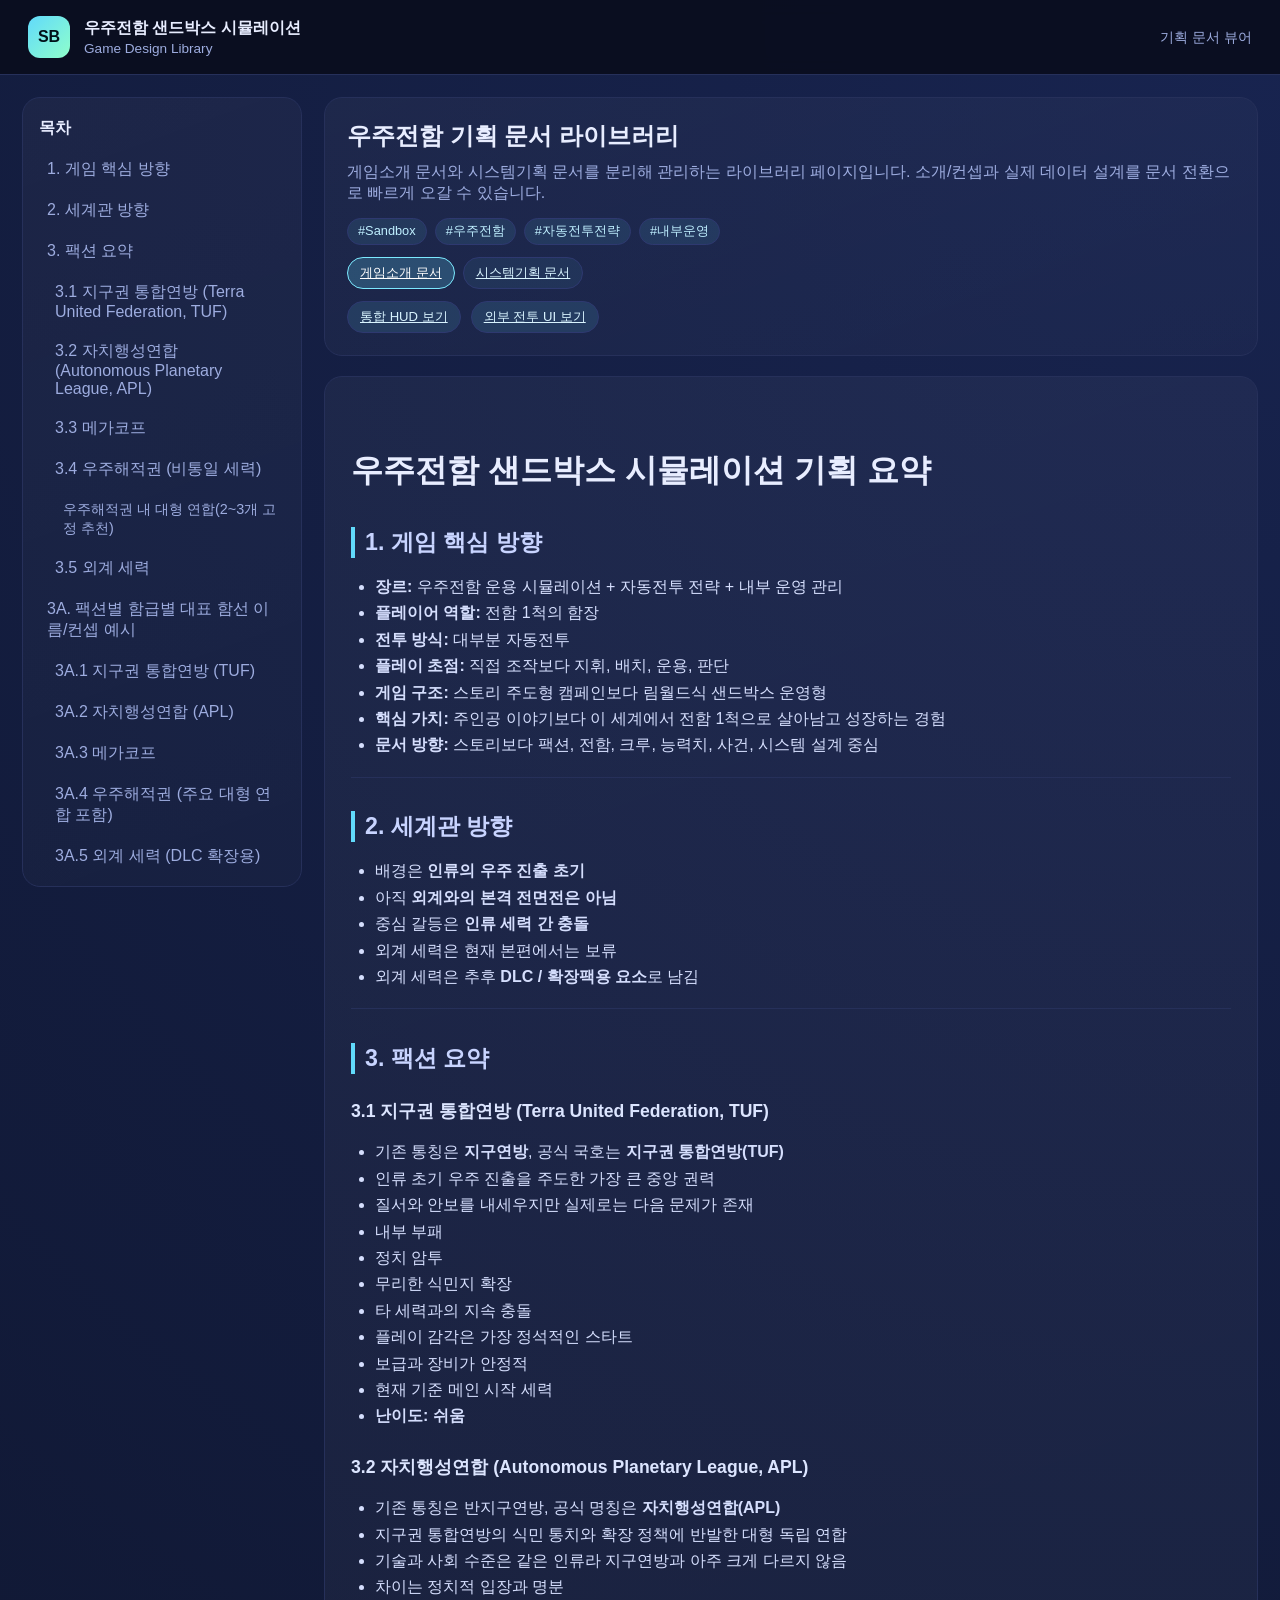
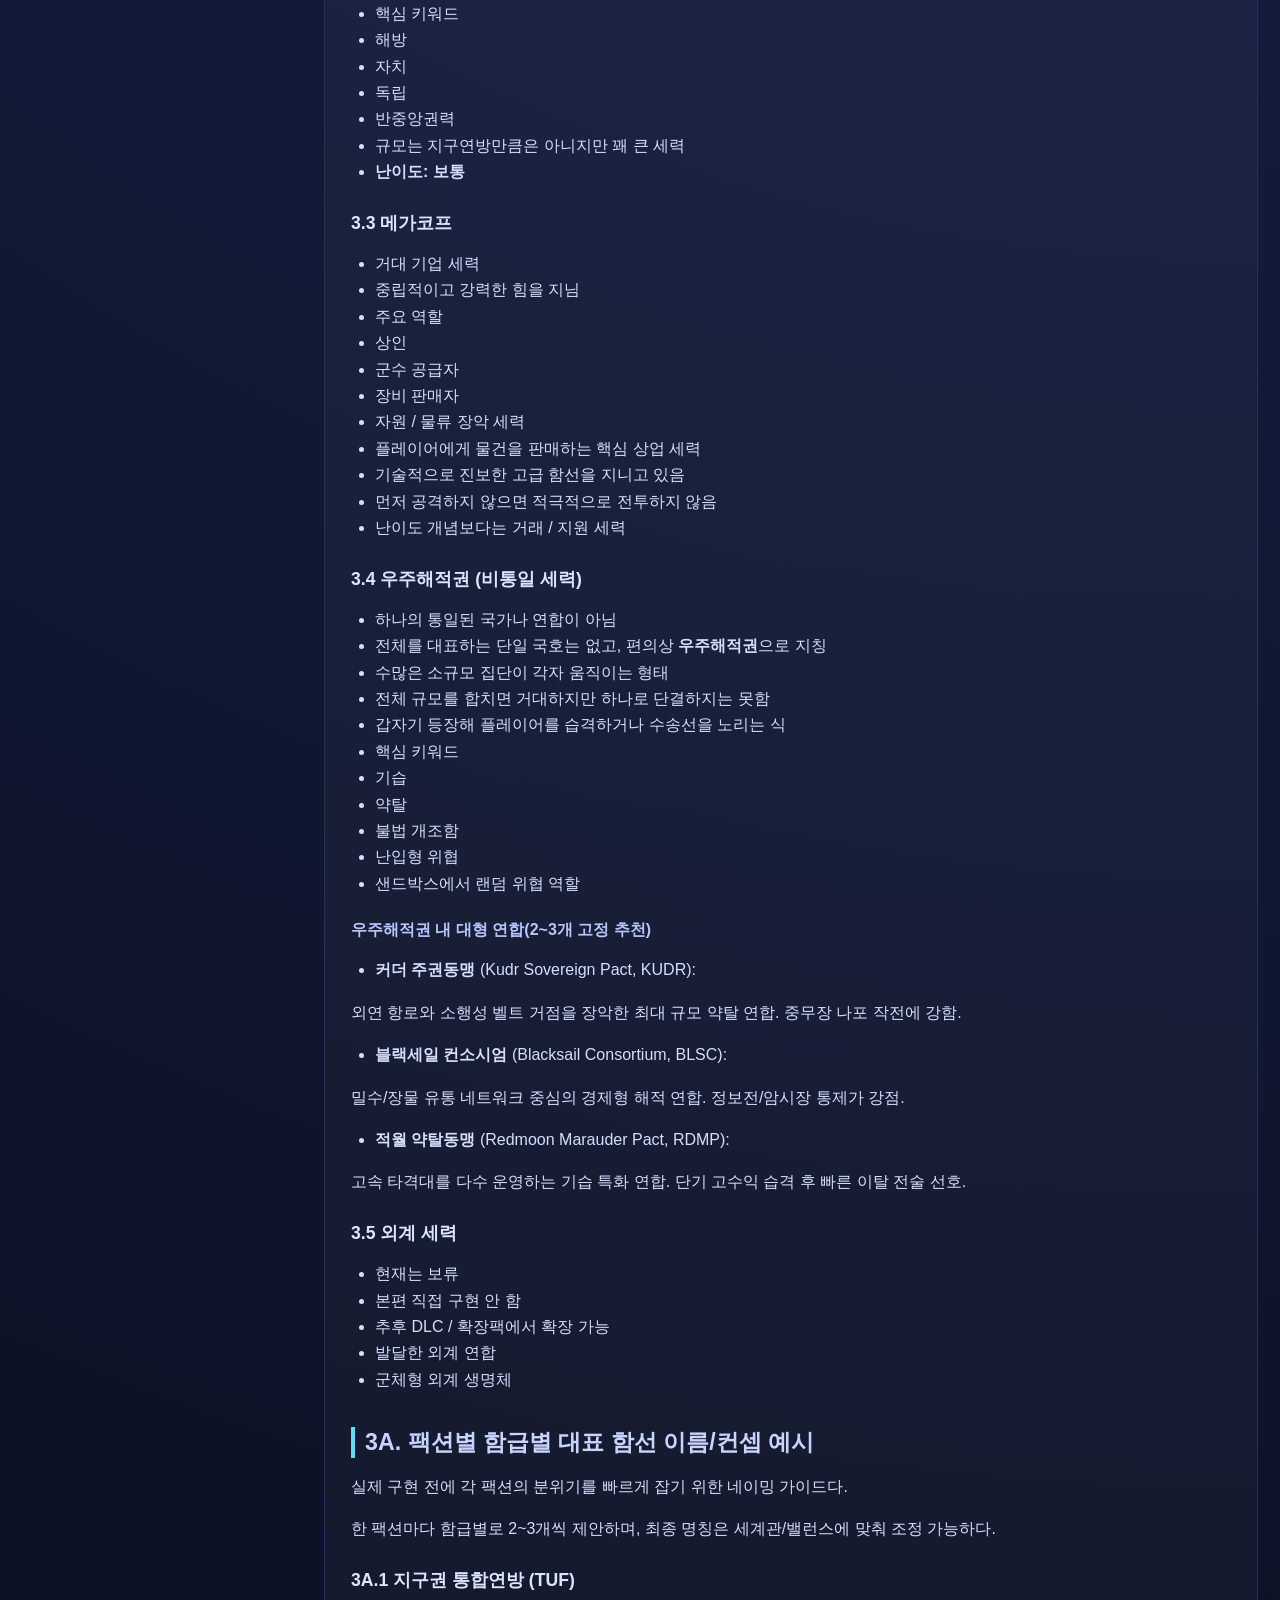
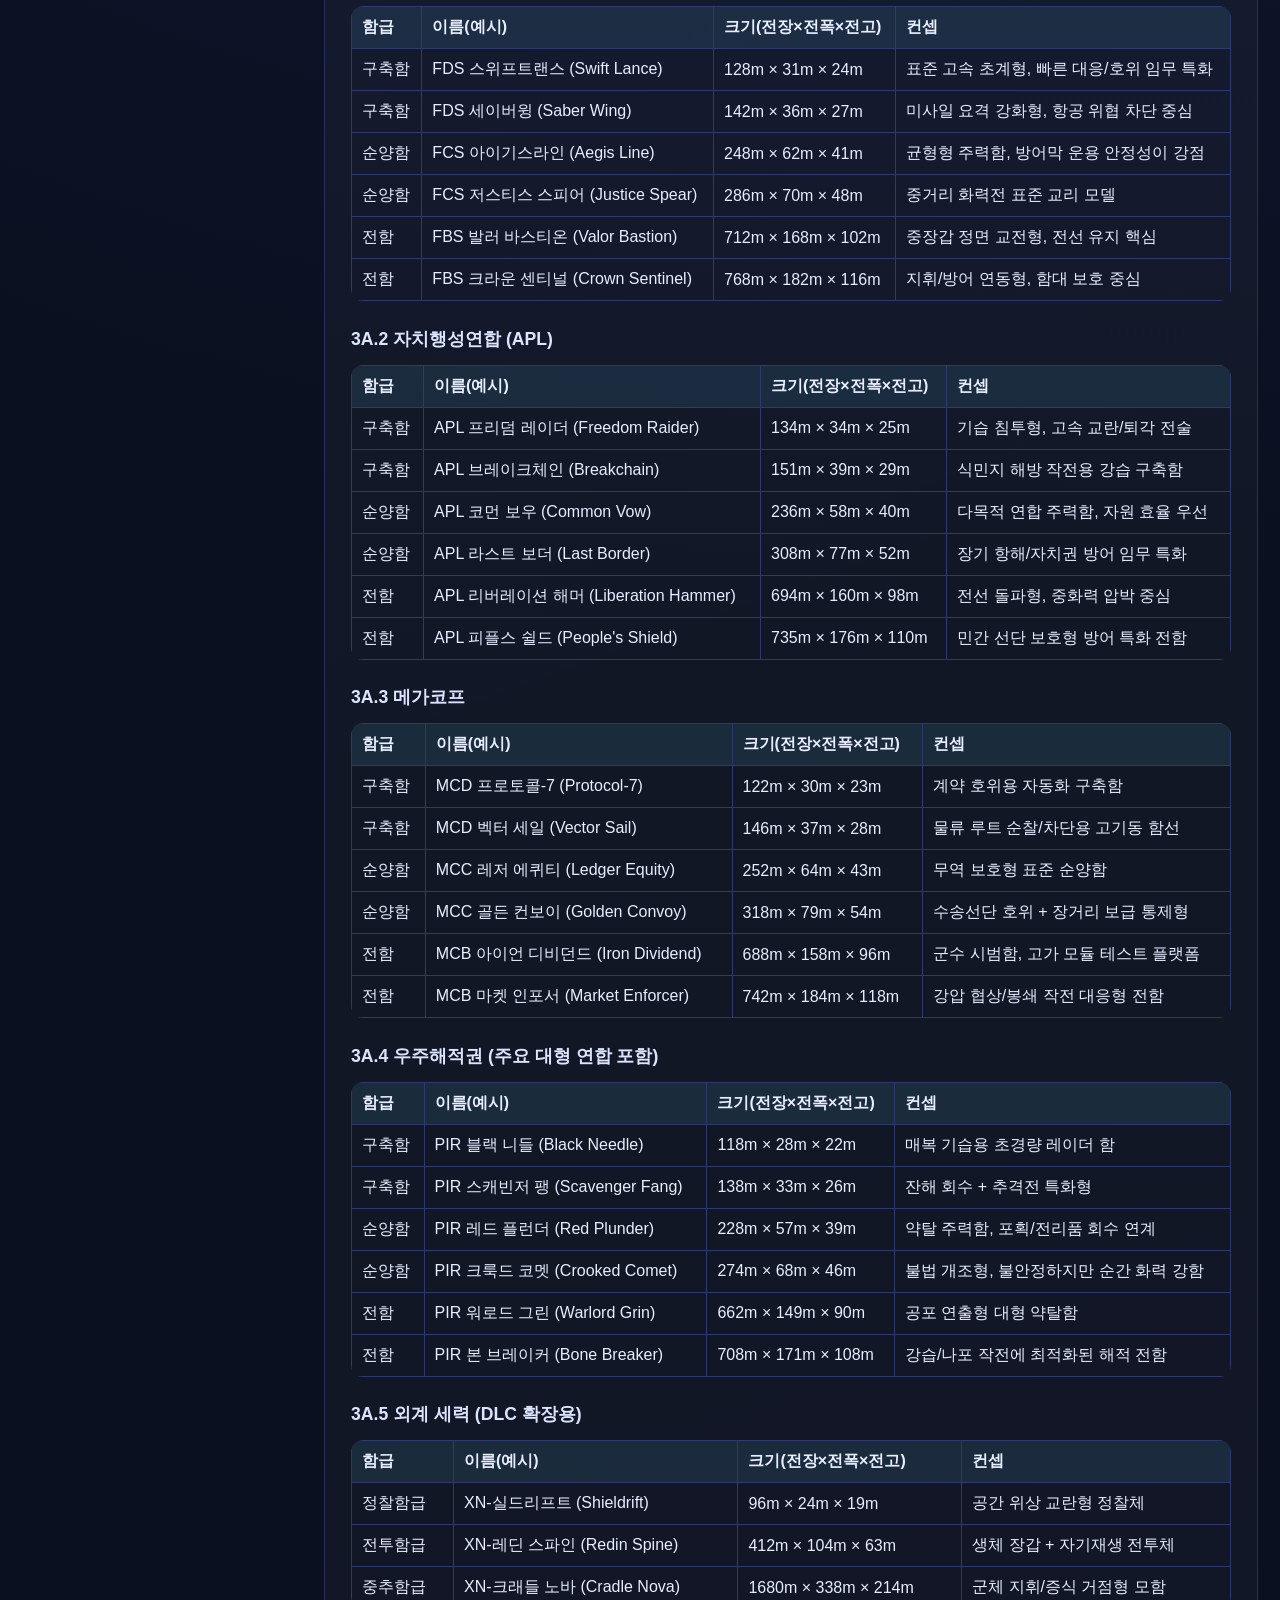
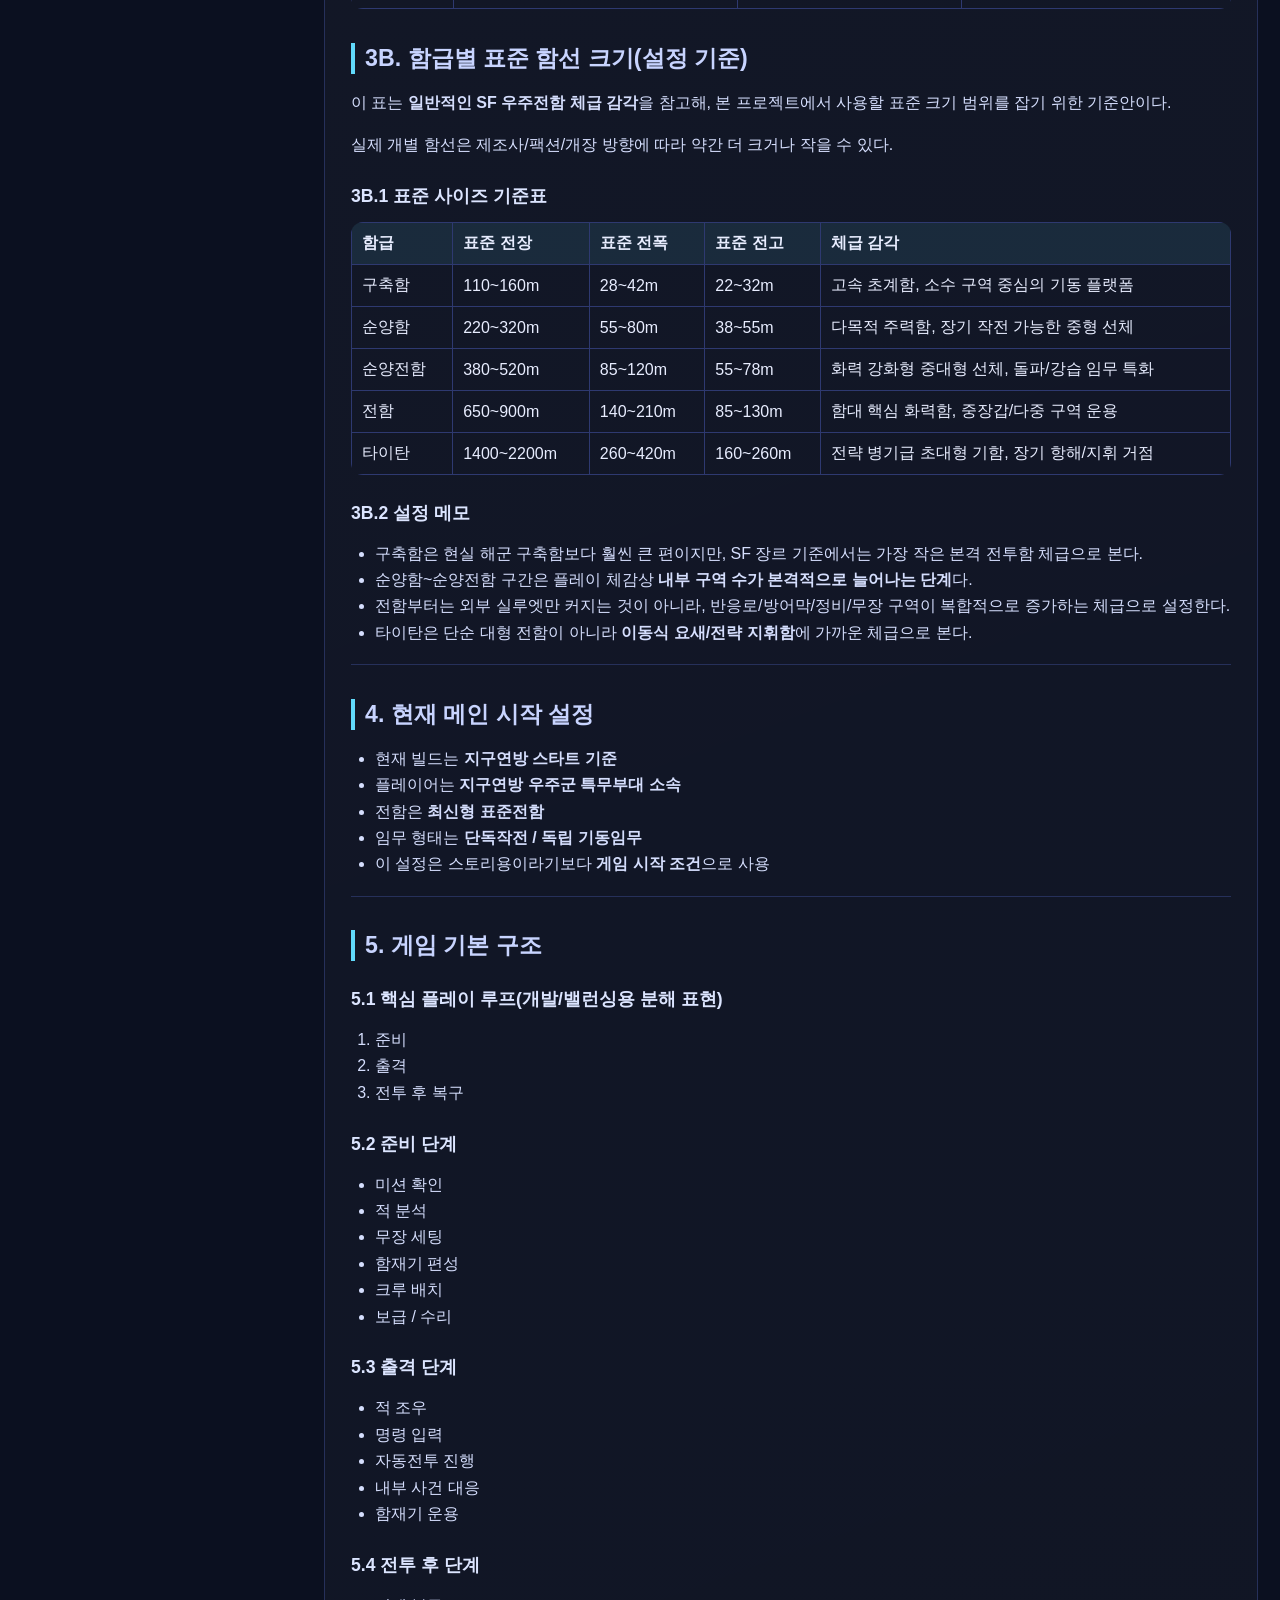
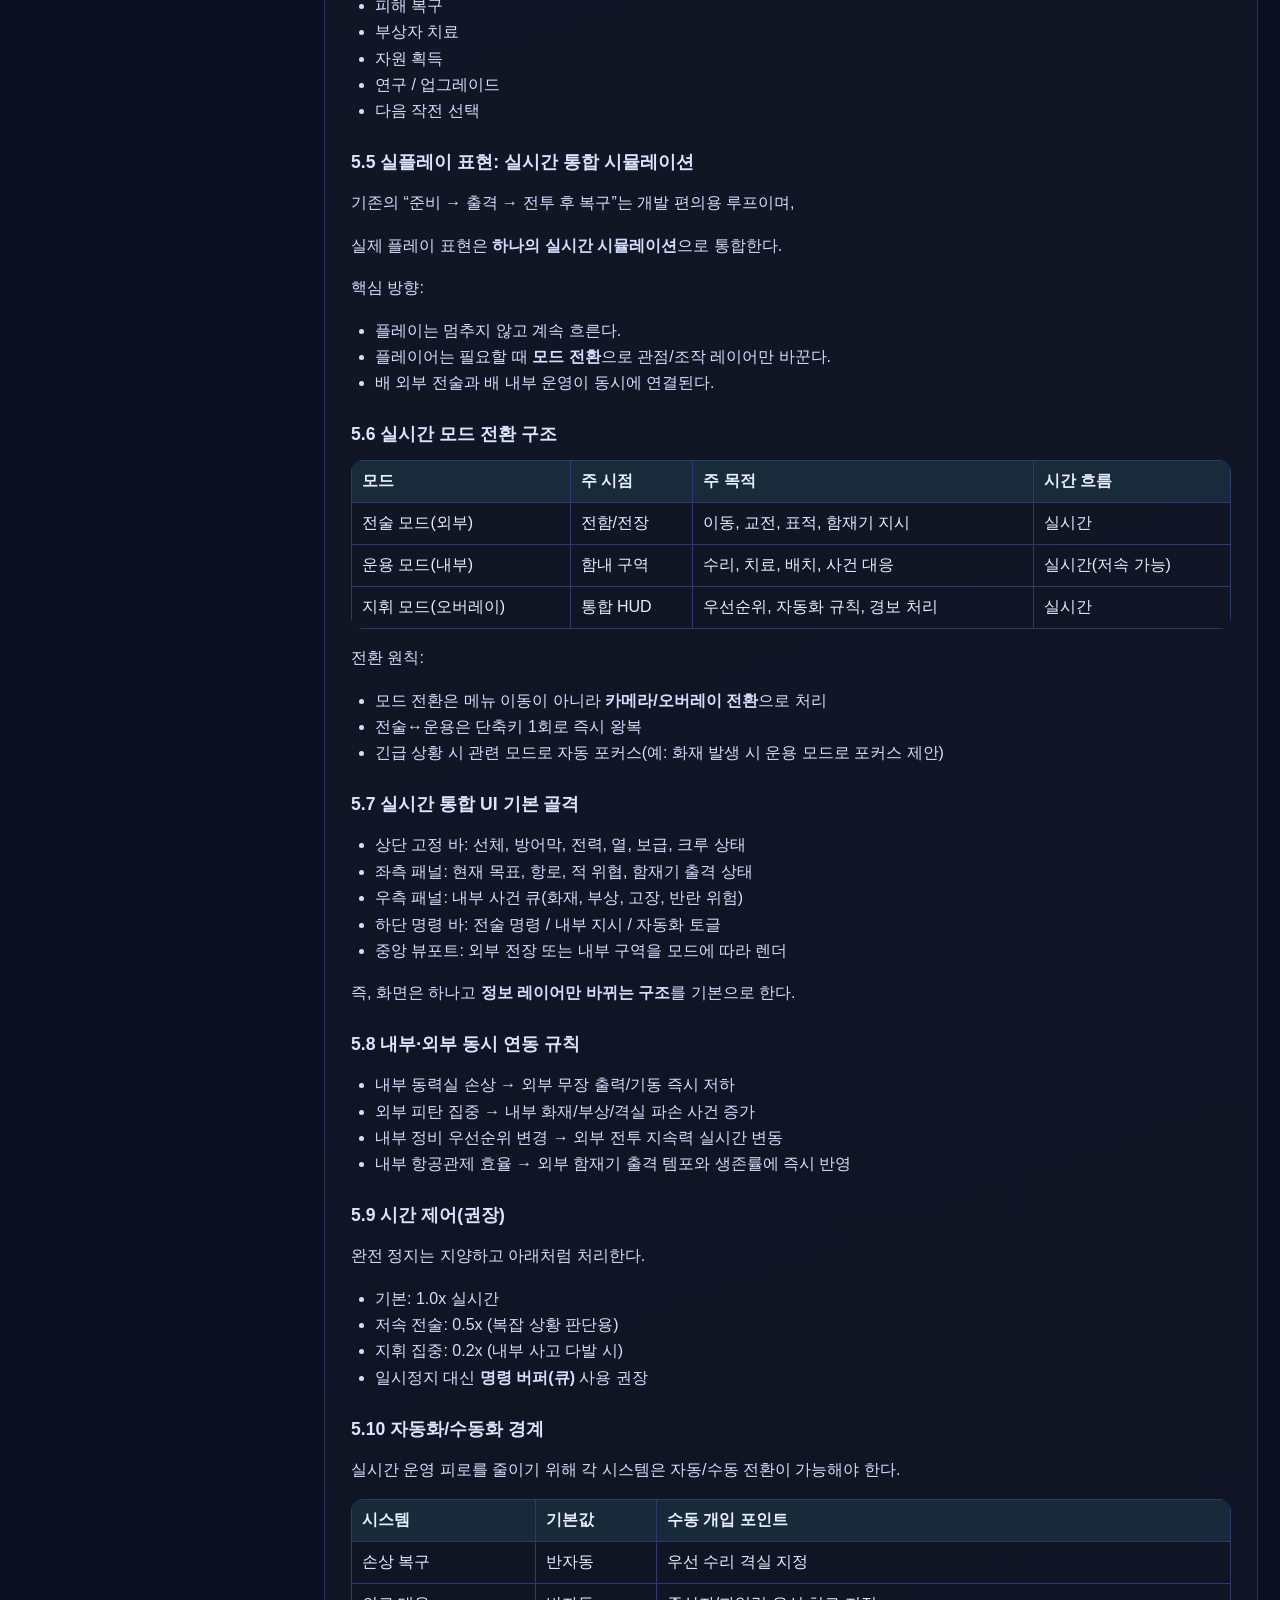
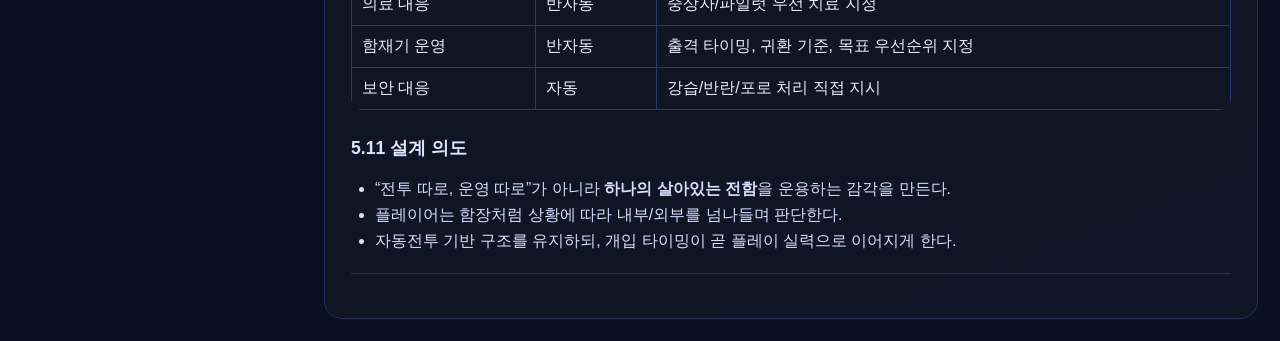
<file: index.html>
<!DOCTYPE html>
<html lang="ko">
  <head>
    <meta charset="UTF-8" />
    <meta name="viewport" content="width=device-width, initial-scale=1.0" />
    <title>우주전함 샌드박스 시뮬레이션 - 기획서 라이브러리</title>
    <link rel="stylesheet" href="styles.css" />
  </head>
  <body>
    <header class="topbar">
      <div class="brand">
        <span class="brand-badge">SB</span>
        <div>
          <strong>우주전함 샌드박스 시뮬레이션</strong>
          <p>Game Design Library</p>
        </div>
      </div>
      <div class="meta">
        <span>기획 문서 뷰어</span>
      </div>
    </header>

    <main class="layout">
      <aside class="sidebar">
        <h2>목차</h2>
        <nav id="toc"></nav>
      </aside>

      <section class="content-wrap">
        <div class="hero-card">
          <h1>우주전함 기획 문서 라이브러리</h1>
          <p>
            게임소개 문서와 시스템기획 문서를 분리해 관리하는 라이브러리 페이지입니다.
            소개/컨셉과 실제 데이터 설계를 문서 전환으로 빠르게 오갈 수 있습니다.
          </p>
          <div class="hero-tags">
            <span>#Sandbox</span>
            <span>#우주전함</span>
            <span>#자동전투전략</span>
            <span>#내부운영</span>
          </div>
          <div class="doc-switch" id="docSwitch">
            <a data-doc="intro" href="?doc=intro">게임소개 문서</a>
            <a data-doc="system" href="?doc=system">시스템기획 문서</a>
          </div>
          <div class="quick-pages">
            <a href="game_hud.html" target="_blank" rel="noopener">통합 HUD 보기</a>
            <a href="전함_외부.html" target="_blank" rel="noopener">외부 전투 UI 보기</a>
          </div>
        </div>
        <article id="doc" class="document"></article>
      </section>
    </main>

    <script>
      const docMap = {
        intro: '게임소개_기획.md',
        system: '시스템기획_데이터.md'
      };
      const selectedDoc = new URLSearchParams(window.location.search).get('doc') === 'system' ? 'system' : 'intro';
      const markdownPath = `${encodeURI(docMap[selectedDoc])}?v=${Date.now()}`;

      const inline = (text) =>
        text
          .replace(/\*\*(.*?)\*\*/g, '<strong>$1</strong>')
          .replace(/`([^`]+)`/g, '<code>$1</code>');

      const slugify = (text) =>
        text
          .toLowerCase()
          .trim()
          .replace(/[^a-z0-9가-힣\s-]/g, '')
          .replace(/\s+/g, '-')
          .replace(/-+/g, '-');

      function parseMarkdown(md) {
        const lines = md.split('\n');
        let html = '';
        let inUl = false;
        let inOl = false;
        let inTable = false;

        const closeLists = () => {
          if (inUl) {
            html += '</ul>';
            inUl = false;
          }
          if (inOl) {
            html += '</ol>';
            inOl = false;
          }
        };

        const closeTable = () => {
          if (inTable) {
            html += '</tbody></table>';
            inTable = false;
          }
        };

        for (let i = 0; i < lines.length; i++) {
          const line = lines[i];

          if (!line.trim()) {
            closeLists();
            closeTable();
            continue;
          }

          const heading = line.match(/^(#{1,6})\s+(.+)$/);
          if (heading) {
            closeLists();
            closeTable();
            const level = heading[1].length;
            const text = heading[2].trim();
            const id = slugify(text);
            html += `<h${level} id="${id}">${inline(text)}</h${level}>`;
            continue;
          }

          if (/^---+$/.test(line.trim())) {
            closeLists();
            closeTable();
            html += '<hr />';
            continue;
          }

          if (/^\|.+\|$/.test(line.trim())) {
            closeLists();
            const cells = line
              .trim()
              .slice(1, -1)
              .split('|')
              .map((c) => c.trim());

            const isSeparator = cells.every((c) => /^:?-{2,}:?$/.test(c));
            if (isSeparator) continue;

            if (!inTable) {
              html += '<table><tbody>';
              inTable = true;
            }

            const isHeader = i > 0 && /^\|\s*[-:| ]+\|$/.test(lines[i + 1] || '');
            html += `<tr>${cells
              .map((cell) => (isHeader ? `<th>${inline(cell)}</th>` : `<td>${inline(cell)}</td>`))
              .join('')}</tr>`;
            continue;
          }

          const ulMatch = line.match(/^\s*[-*]\s+(.+)$/);
          if (ulMatch) {
            closeTable();
            if (inOl) {
              html += '</ol>';
              inOl = false;
            }
            if (!inUl) {
              html += '<ul>';
              inUl = true;
            }
            html += `<li>${inline(ulMatch[1])}</li>`;
            continue;
          }

          const olMatch = line.match(/^\s*\d+\.\s+(.+)$/);
          if (olMatch) {
            closeTable();
            if (inUl) {
              html += '</ul>';
              inUl = false;
            }
            if (!inOl) {
              html += '<ol>';
              inOl = true;
            }
            html += `<li>${inline(olMatch[1])}</li>`;
            continue;
          }

          closeLists();
          closeTable();
          html += `<p>${inline(line.trim())}</p>`;
        }

        closeLists();
        closeTable();
        return html;
      }

      function buildToc(container) {
        const tocEl = document.getElementById('toc');
        const headings = container.querySelectorAll('h2, h3, h4');
        const frag = document.createDocumentFragment();

        headings.forEach((h) => {
          const a = document.createElement('a');
          a.href = `#${h.id}`;
          a.textContent = h.textContent;
          a.className = `toc-level-${h.tagName.toLowerCase()}`;
          frag.appendChild(a);
        });

        tocEl.innerHTML = '';
        tocEl.appendChild(frag);
      }

      const switchEl = document.getElementById('docSwitch');
      if (switchEl) {
        switchEl.querySelectorAll('a').forEach((a) => {
          if (a.dataset.doc === selectedDoc) a.classList.add('active');
        });
      }

      fetch(markdownPath, { cache: 'no-store' })
        .then((res) => res.text())
        .then((md) => {
          const doc = document.getElementById('doc');
          doc.innerHTML = parseMarkdown(md);
          buildToc(doc);
        })
        .catch(() => {
          document.getElementById('doc').innerHTML =
            '<p class="error">문서를 불러오지 못했습니다. 새로고침(Ctrl+F5) 또는 로컬 서버 실행 상태를 확인해주세요.</p>';
        });
    </script>
  </body>
</html>
</file>
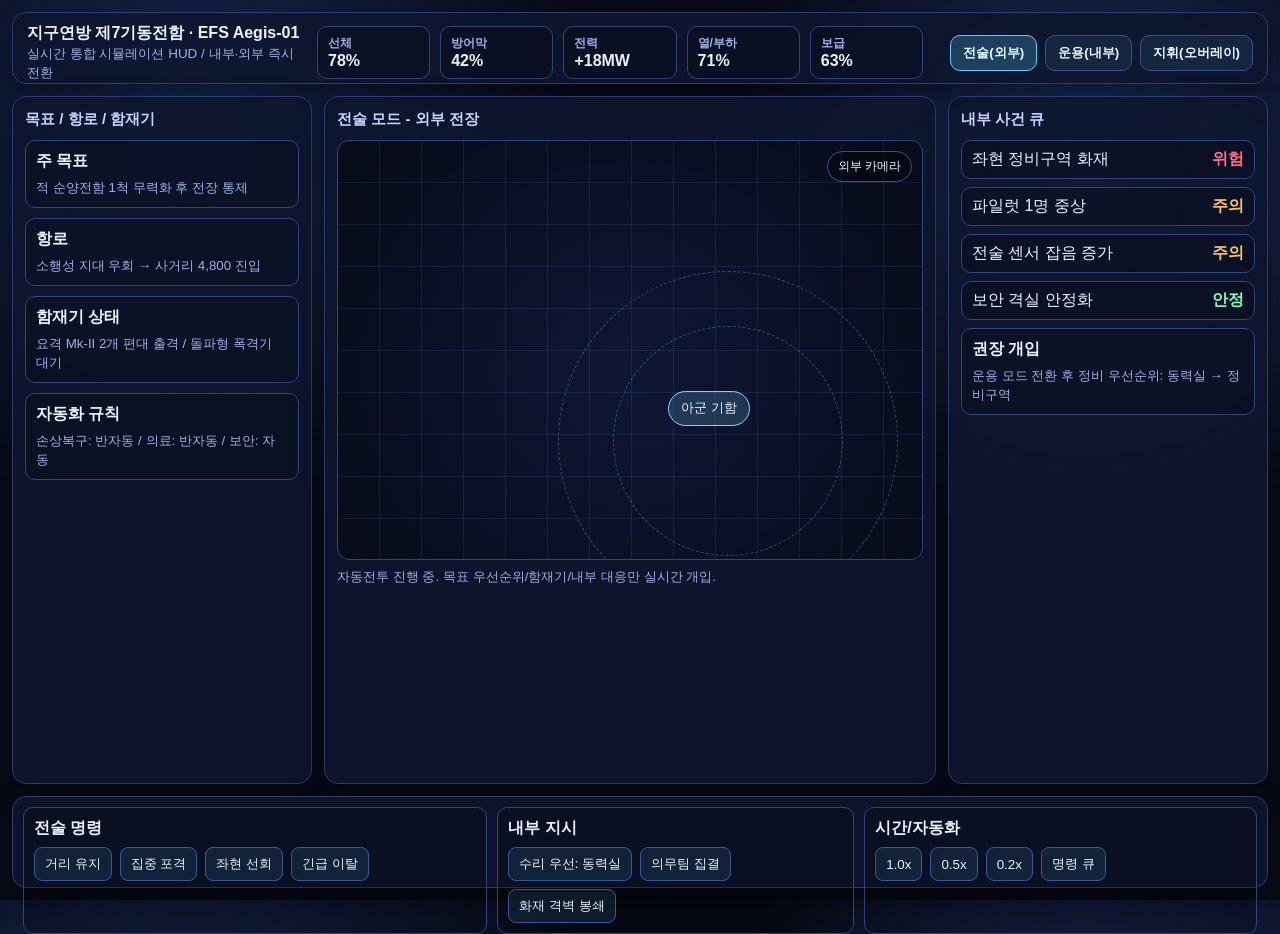
<file: game_hud.html>
<!DOCTYPE html>
<html lang="ko">
  <head>
    <meta charset="UTF-8" />
    <meta name="viewport" content="width=device-width, initial-scale=1.0" />
    <title>우주전함 HUD 인터페이스 목업</title>
    <style>
      :root {
        --bg: #070b16;
        --panel: rgba(14, 22, 46, 0.88);
        --line: #2b3b73;
        --text: #ebf1ff;
        --muted: #9db0e6;
        --accent: #58d0ff;
        --warn: #ffbf69;
        --danger: #ff6c8a;
        --ok: #7bffbf;
      }

      * { box-sizing: border-box; }
      html, body { margin: 0; height: 100%; }
      body {
        font-family: "Pretendard", "Noto Sans KR", sans-serif;
        color: var(--text);
        background:
          radial-gradient(circle at 15% 15%, #182750 0%, transparent 30%),
          radial-gradient(circle at 85% 20%, #1f2f63 0%, transparent 28%),
          var(--bg);
      }

      .hud {
        display: grid;
        grid-template-rows: 72px 1fr 92px;
        height: 100vh;
        gap: 12px;
        padding: 12px;
      }

      .panel {
        background: var(--panel);
        border: 1px solid var(--line);
        border-radius: 14px;
        box-shadow: 0 12px 28px rgba(0, 0, 0, 0.35);
      }

      .topbar {
        display: grid;
        grid-template-columns: 280px 1fr 320px;
        align-items: center;
        padding: 10px 14px;
        gap: 10px;
      }

      .ship-id strong { font-size: 1rem; display: block; }
      .ship-id span { color: var(--muted); font-size: .84rem; }

      .status-grid {
        display: grid;
        grid-template-columns: repeat(5, minmax(0,1fr));
        gap: 10px;
      }
      .metric {
        border: 1px solid #30437f;
        border-radius: 10px;
        padding: 8px 10px;
        background: rgba(0,0,0,.22);
      }
      .metric b { display: block; font-size: .78rem; color: var(--muted); }
      .metric span { font-size: 1rem; font-weight: 700; }

      .mode-switch {
        display: flex;
        justify-content: flex-end;
        gap: 8px;
      }
      .mode-switch button {
        border: 1px solid #365198;
        color: var(--text);
        background: rgba(88, 208, 255, .08);
        padding: 8px 12px;
        border-radius: 10px;
        cursor: pointer;
        font-weight: 600;
      }
      .mode-switch button.active {
        border-color: var(--accent);
        background: rgba(88, 208, 255, .22);
        color: #dffdff;
      }

      .main {
        display: grid;
        grid-template-columns: 300px minmax(0,1fr) 320px;
        gap: 12px;
        min-height: 0;
      }

      .column { padding: 12px; overflow: auto; }
      h3 { margin: 0 0 10px; font-size: .95rem; color: #c4d4ff; }

      .card {
        border: 1px solid #30437f;
        border-radius: 10px;
        padding: 10px;
        margin-bottom: 10px;
        background: rgba(0,0,0,.2);
      }
      .card .title { font-weight: 700; margin-bottom: 6px; }
      .card small { color: var(--muted); }

      .battlefield {
        position: relative;
        overflow: hidden;
        border-radius: 12px;
        border: 1px solid #2f437f;
        min-height: 420px;
        background:
          linear-gradient(transparent 97%, rgba(130,160,255,.18) 100%),
          linear-gradient(90deg, transparent 97%, rgba(130,160,255,.18) 100%),
          radial-gradient(circle at 50% 55%, #0f1736 0%, #0a1025 55%, #070b16 100%);
        background-size: 42px 42px, 42px 42px, auto;
      }
      .ship {
        position: absolute;
        border: 1px solid #7ad8ff;
        background: rgba(122, 216, 255, .18);
        border-radius: 999px;
        padding: 8px 12px;
        font-size: .8rem;
      }
      .ship.enemy {
        border-color: #ff8ba1;
        background: rgba(255, 139, 161, .2);
      }
      .ring {
        position: absolute;
        border: 1px dashed rgba(88, 208, 255, .35);
        border-radius: 50%;
      }
      .tag {
        position: absolute;
        top: 10px;
        right: 10px;
        border: 1px solid #365198;
        padding: 6px 10px;
        border-radius: 999px;
        background: rgba(0,0,0,.3);
        font-size: .78rem;
      }

      .event {
        display: flex;
        justify-content: space-between;
        align-items: center;
        border: 1px solid #30437f;
        border-radius: 10px;
        padding: 8px 10px;
        margin-bottom: 8px;
        background: rgba(0,0,0,.25);
      }
      .event .level.warn { color: var(--warn); }
      .event .level.danger { color: var(--danger); }
      .event .level.ok { color: var(--ok); }

      .bottombar {
        display: grid;
        grid-template-columns: 1.3fr 1fr 1.1fr;
        gap: 10px;
        padding: 10px;
        align-items: stretch;
      }
      .command-group {
        border: 1px solid #30437f;
        border-radius: 10px;
        padding: 10px;
        background: rgba(0,0,0,.22);
      }
      .buttons { display: flex; flex-wrap: wrap; gap: 8px; margin-top: 8px; }
      .buttons button {
        border: 1px solid #3a569f;
        background: rgba(88, 208, 255, .1);
        color: var(--text);
        border-radius: 8px;
        padding: 7px 10px;
        cursor: pointer;
      }

      .note { color: var(--muted); font-size: .84rem; margin-top: 8px; }

      @media (max-width: 1200px) {
        .topbar { grid-template-columns: 1fr; gap: 8px; }
        .main { grid-template-columns: 1fr; }
        .bottombar { grid-template-columns: 1fr; }
      }
    </style>
  </head>
  <body>
    <div class="hud">
      <header class="topbar panel">
        <div class="ship-id">
          <strong>지구연방 제7기동전함 · EFS Aegis-01</strong>
          <span>실시간 통합 시뮬레이션 HUD / 내부·외부 즉시 전환</span>
        </div>
        <div class="status-grid">
          <div class="metric"><b>선체</b><span>78%</span></div>
          <div class="metric"><b>방어막</b><span>42%</span></div>
          <div class="metric"><b>전력</b><span>+18MW</span></div>
          <div class="metric"><b>열/부하</b><span>71%</span></div>
          <div class="metric"><b>보급</b><span>63%</span></div>
        </div>
        <div class="mode-switch">
          <button class="active" data-mode="tactical">전술(외부)</button>
          <button data-mode="operations">운용(내부)</button>
          <button data-mode="command">지휘(오버레이)</button>
        </div>
      </header>

      <section class="main">
        <aside class="column panel">
          <h3>목표 / 항로 / 함재기</h3>
          <div class="card">
            <div class="title">주 목표</div>
            <small>적 순양전함 1척 무력화 후 전장 통제</small>
          </div>
          <div class="card">
            <div class="title">항로</div>
            <small>소행성 지대 우회 → 사거리 4,800 진입</small>
          </div>
          <div class="card">
            <div class="title">함재기 상태</div>
            <small>요격 Mk-II 2개 편대 출격 / 돌파형 폭격기 대기</small>
          </div>
          <div class="card">
            <div class="title">자동화 규칙</div>
            <small>손상복구: 반자동 / 의료: 반자동 / 보안: 자동</small>
          </div>
        </aside>

        <main class="column panel">
          <h3 id="view-title">전술 모드 - 외부 전장</h3>
          <div class="battlefield" id="battlefield">
            <div class="tag" id="view-tag">외부 카메라</div>
            <div class="ring" style="width:340px;height:340px;left:220px;top:130px"></div>
            <div class="ring" style="width:230px;height:230px;left:275px;top:185px"></div>
            <div class="ship" style="left:330px;top:250px">아군 기함</div>
            <div class="ship enemy" style="left:590px;top:190px">적 순양전함</div>
            <div class="ship enemy" style="left:670px;top:320px">적 호위함</div>
          </div>
          <p class="note" id="view-note">
            자동전투 진행 중. 목표 우선순위/함재기/내부 대응만 실시간 개입.
          </p>
        </main>

        <aside class="column panel">
          <h3>내부 사건 큐</h3>
          <div class="event"><span>좌현 정비구역 화재</span><b class="level danger">위험</b></div>
          <div class="event"><span>파일럿 1명 중상</span><b class="level warn">주의</b></div>
          <div class="event"><span>전술 센서 잡음 증가</span><b class="level warn">주의</b></div>
          <div class="event"><span>보안 격실 안정화</span><b class="level ok">안정</b></div>
          <div class="card">
            <div class="title">권장 개입</div>
            <small>운용 모드 전환 후 정비 우선순위: 동력실 → 정비구역</small>
          </div>
        </aside>
      </section>

      <footer class="bottombar panel">
        <div class="command-group">
          <strong>전술 명령</strong>
          <div class="buttons">
            <button>거리 유지</button>
            <button>집중 포격</button>
            <button>좌현 선회</button>
            <button>긴급 이탈</button>
          </div>
        </div>
        <div class="command-group">
          <strong>내부 지시</strong>
          <div class="buttons">
            <button>수리 우선: 동력실</button>
            <button>의무팀 집결</button>
            <button>화재 격벽 봉쇄</button>
          </div>
        </div>
        <div class="command-group">
          <strong>시간/자동화</strong>
          <div class="buttons">
            <button>1.0x</button>
            <button>0.5x</button>
            <button>0.2x</button>
            <button>명령 큐</button>
          </div>
        </div>
      </footer>
    </div>

    <script>
      const modeButtons = document.querySelectorAll('.mode-switch button');
      const viewTitle = document.getElementById('view-title');
      const viewTag = document.getElementById('view-tag');
      const viewNote = document.getElementById('view-note');
      const battlefield = document.getElementById('battlefield');

      const modeMap = {
        tactical: {
          title: '전술 모드 - 외부 전장',
          tag: '외부 카메라',
          note: '자동전투 진행 중. 목표 우선순위/함재기/내부 대응만 실시간 개입.',
          bg: 'radial-gradient(circle at 50% 55%, #0f1736 0%, #0a1025 55%, #070b16 100%)'
        },
        operations: {
          title: '운용 모드 - 함내 구역',
          tag: '내부 카메라',
          note: '정비·치료·보안 우선순위를 조정하면 외부 전투 성능에 즉시 반영됩니다.',
          bg: 'radial-gradient(circle at 40% 45%, #18212f 0%, #101827 55%, #070b16 100%)'
        },
        command: {
          title: '지휘 모드 - 통합 오버레이',
          tag: '지휘 오버레이',
          note: '전장/내부 데이터를 한 번에 확인하고 자동화 규칙 및 경보 대응 정책을 조정합니다.',
          bg: 'radial-gradient(circle at 50% 45%, #1f1837 0%, #151027 55%, #070b16 100%)'
        }
      };

      modeButtons.forEach((button) => {
        button.addEventListener('click', () => {
          modeButtons.forEach((b) => b.classList.remove('active'));
          button.classList.add('active');
          const mode = modeMap[button.dataset.mode];
          viewTitle.textContent = mode.title;
          viewTag.textContent = mode.tag;
          viewNote.textContent = mode.note;
          battlefield.style.backgroundImage =
            'linear-gradient(transparent 97%, rgba(130,160,255,.18) 100%),' +
            'linear-gradient(90deg, transparent 97%, rgba(130,160,255,.18) 100%),' +
            mode.bg;
        });
      });
    </script>
  </body>
</html>
</file>
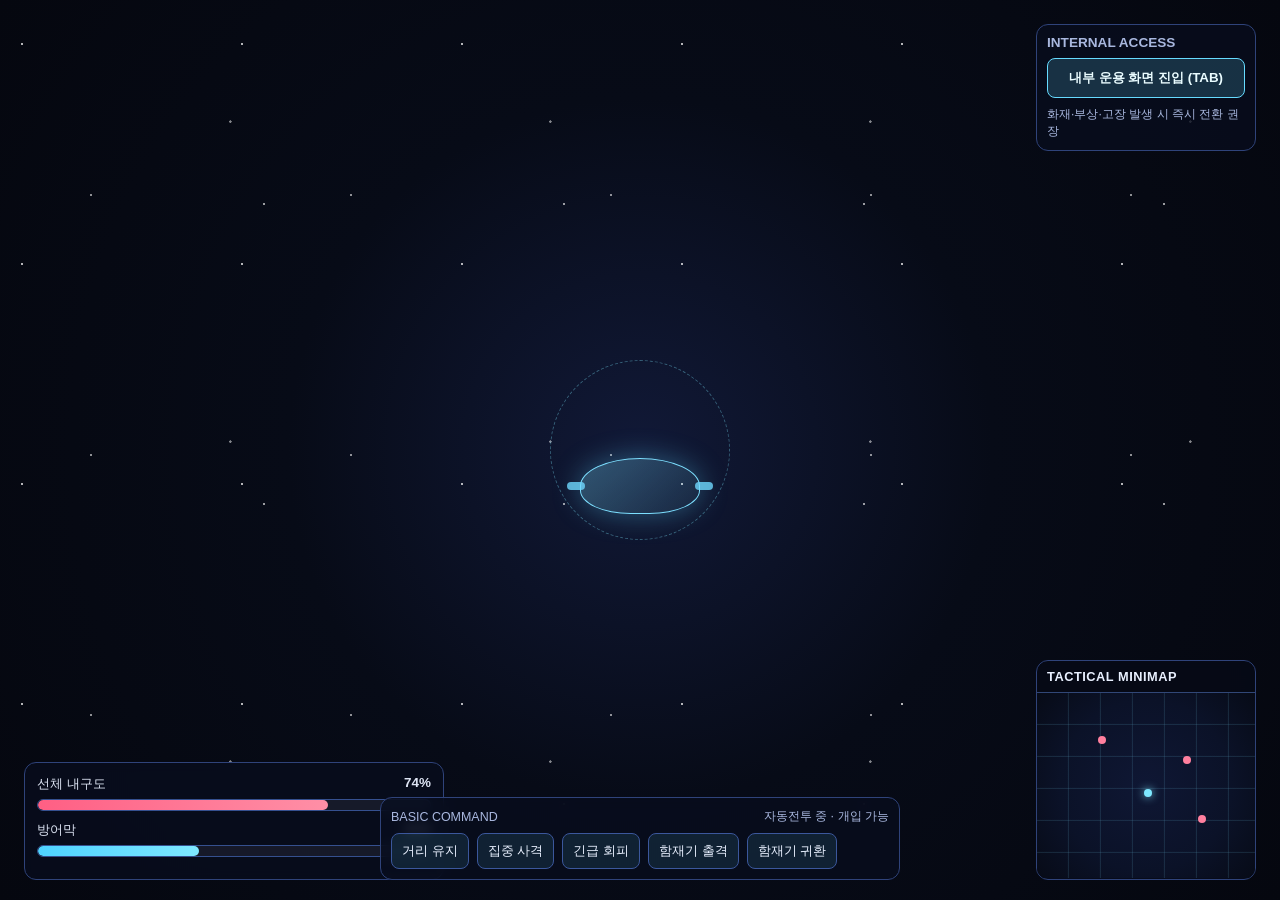
<file: 전함_외부.html>
<!DOCTYPE html>
<html lang="ko">
  <head>
    <meta charset="UTF-8" />
    <meta name="viewport" content="width=device-width, initial-scale=1.0" />
    <title>전함 외부 전투 화면</title>
    <style>
      :root {
        --bg: #05070f;
        --hud-bg: rgba(8, 14, 30, 0.78);
        --line: #2f437a;
        --hp: #ff6f8d;
        --shield: #60d9ff;
        --text: #e9f0ff;
        --muted: #a9b8df;
        --accent: #66dbff;
      }

      * { box-sizing: border-box; }
      html, body { width: 100%; height: 100%; margin: 0; overflow: hidden; }
      body {
        font-family: "Pretendard", "Noto Sans KR", sans-serif;
        background: radial-gradient(circle at 50% 50%, #111937 0%, #070b17 45%, var(--bg) 100%);
        color: var(--text);
      }

      .space {
        position: fixed;
        inset: 0;
        background-image:
          radial-gradient(circle at 10% 20%, rgba(255,255,255,0.7) 0 1px, transparent 1.5px),
          radial-gradient(circle at 72% 38%, rgba(255,255,255,0.5) 0 1px, transparent 1.5px),
          radial-gradient(circle at 35% 75%, rgba(255,255,255,0.55) 0 1px, transparent 1.5px),
          radial-gradient(circle at 88% 68%, rgba(255,255,255,0.6) 0 1px, transparent 1.5px);
        background-size: 220px 220px, 320px 320px, 260px 260px, 300px 300px;
        animation: drift 80s linear infinite;
      }

      @keyframes drift {
        from { transform: translateY(0); }
        to { transform: translateY(160px); }
      }

      .ship {
        position: absolute;
        left: 50%;
        top: 54%;
        width: 120px;
        height: 56px;
        transform: translate(-50%, -50%);
        border: 1px solid #7cdfff;
        background: linear-gradient(135deg, rgba(124,223,255,.32), rgba(124,223,255,.08));
        border-radius: 50% 50% 42% 42%;
        box-shadow: 0 0 28px rgba(96, 217, 255, 0.35);
      }
      .ship::before,
      .ship::after {
        content: "";
        position: absolute;
        top: 50%;
        width: 18px;
        height: 8px;
        border-radius: 8px;
        background: rgba(111, 216, 255, 0.8);
        transform: translateY(-50%);
      }
      .ship::before { left: -14px; }
      .ship::after { right: -14px; }

      .reticle {
        position: absolute;
        left: 50%;
        top: 50%;
        width: 180px;
        height: 180px;
        transform: translate(-50%, -50%);
        border: 1px dashed rgba(126,232,255,.35);
        border-radius: 50%;
      }

      .hud { position: fixed; inset: 0; pointer-events: none; }

      .status {
        position: absolute;
        left: 24px;
        bottom: 20px;
        width: min(420px, 42vw);
        background: var(--hud-bg);
        border: 1px solid var(--line);
        border-radius: 12px;
        padding: 12px;
        backdrop-filter: blur(6px);
      }

      .label {
        display: flex;
        justify-content: space-between;
        font-size: .84rem;
        margin-bottom: 6px;
        opacity: .95;
      }

      .bar {
        width: 100%;
        height: 12px;
        border-radius: 999px;
        border: 1px solid #35508f;
        overflow: hidden;
        background: rgba(255,255,255,0.06);
        margin-bottom: 10px;
      }

      .fill { height: 100%; border-radius: 999px; }
      .fill.hp { width: 74%; background: linear-gradient(90deg, #ff5f84, #ff8fa6); }
      .fill.shield { width: 41%; background: linear-gradient(90deg, #4ed3ff, #7ee8ff); }

      .commands {
        position: absolute;
        left: 50%;
        bottom: 20px;
        transform: translateX(-50%);
        width: min(520px, 42vw);
        background: var(--hud-bg);
        border: 1px solid var(--line);
        border-radius: 12px;
        padding: 10px;
        backdrop-filter: blur(6px);
        pointer-events: auto;
      }

      .commands-head {
        display: flex;
        justify-content: space-between;
        align-items: center;
        margin-bottom: 8px;
        font-size: .78rem;
        color: var(--muted);
      }

      .btn-row { display: flex; gap: 8px; flex-wrap: wrap; }

      .cmd-btn {
        border: 1px solid #3b579c;
        background: rgba(102, 219, 255, .10);
        color: var(--text);
        padding: 8px 10px;
        border-radius: 8px;
        font-size: .82rem;
        cursor: pointer;
      }
      .cmd-btn:hover { border-color: var(--accent); background: rgba(102, 219, 255, .18); }

      .mini {
        position: absolute;
        right: 24px;
        bottom: 20px;
        width: 220px;
        height: 220px;
        border-radius: 12px;
        background: var(--hud-bg);
        border: 1px solid var(--line);
        backdrop-filter: blur(6px);
        overflow: hidden;
      }

      .mini h4 {
        margin: 0;
        padding: 8px 10px;
        font-size: .8rem;
        letter-spacing: .04em;
        border-bottom: 1px solid #314777;
        background: rgba(0,0,0,.2);
      }

      .mini-map {
        position: relative;
        width: 100%;
        height: calc(100% - 33px);
        background:
          linear-gradient(transparent 95%, rgba(124,223,255,.18) 100%),
          linear-gradient(90deg, transparent 95%, rgba(124,223,255,.18) 100%),
          radial-gradient(circle at 50% 50%, #0f1734 0%, #0b1228 60%, #070b17 100%);
        background-size: 32px 32px, 32px 32px, auto;
      }

      .dot { position: absolute; width: 8px; height: 8px; border-radius: 50%; }
      .dot.player { background: #7ee8ff; box-shadow: 0 0 8px rgba(126,232,255,.9); left: 49%; top: 52%; }
      .dot.enemy { background: #ff7f9e; }
      .dot.enemy.e1 { left: 67%; top: 34%; }
      .dot.enemy.e2 { left: 74%; top: 66%; }
      .dot.enemy.e3 { left: 28%; top: 23%; }

      .enter-internal {
        position: absolute;
        right: 24px;
        top: 24px;
        background: var(--hud-bg);
        border: 1px solid var(--line);
        border-radius: 12px;
        padding: 10px;
        width: 220px;
        pointer-events: auto;
      }
      .enter-internal h5 { margin: 0 0 8px; font-size: .85rem; color: var(--muted); }
      .enter-btn {
        width: 100%;
        border: 1px solid var(--accent);
        background: rgba(102, 219, 255, .18);
        color: #eafcff;
        padding: 10px;
        border-radius: 8px;
        font-weight: 700;
        cursor: pointer;
      }
      .enter-btn:hover { background: rgba(102, 219, 255, .28); }
      .hint { margin-top: 8px; font-size: .76rem; color: var(--muted); }

      @media (max-width: 1200px) {
        .commands { width: min(520px, 52vw); }
      }

      @media (max-width: 900px) {
        .status { width: calc(100vw - 48px); bottom: 200px; }
        .commands { left: 24px; right: 24px; transform: none; width: auto; }
        .mini { width: 170px; height: 170px; }
        .enter-internal { width: 180px; }
      }
    </style>
  </head>
  <body>
    <div class="space"></div>
    <div class="ship" aria-label="아군 전함"></div>
    <div class="reticle"></div>

    <div class="hud">
      <section class="enter-internal" aria-label="내부 진입">
        <h5>INTERNAL ACCESS</h5>
        <button class="enter-btn">내부 운용 화면 진입 (TAB)</button>
        <div class="hint">화재·부상·고장 발생 시 즉시 전환 권장</div>
      </section>

      <section class="status" aria-label="전함 상태 HUD">
        <div class="label"><span>선체 내구도</span><strong>74%</strong></div>
        <div class="bar"><div class="fill hp"></div></div>

        <div class="label"><span>방어막</span><strong>41%</strong></div>
        <div class="bar"><div class="fill shield"></div></div>
      </section>

      <section class="commands" aria-label="기본 명령 인터페이스">
        <div class="commands-head">
          <span>BASIC COMMAND</span>
          <span>자동전투 중 · 개입 가능</span>
        </div>
        <div class="btn-row">
          <button class="cmd-btn">거리 유지</button>
          <button class="cmd-btn">집중 사격</button>
          <button class="cmd-btn">긴급 회피</button>
          <button class="cmd-btn">함재기 출격</button>
          <button class="cmd-btn">함재기 귀환</button>
        </div>
      </section>

      <section class="mini" aria-label="미니맵">
        <h4>TACTICAL MINIMAP</h4>
        <div class="mini-map">
          <span class="dot player" title="아군 기함"></span>
          <span class="dot enemy e1" title="적 순양함"></span>
          <span class="dot enemy e2" title="적 호위함"></span>
          <span class="dot enemy e3" title="적 요격편대"></span>
        </div>
      </section>
    </div>
  </body>
</html>
</file>
<file: styles.css>
:root {
  --bg: #0b1020;
  --panel: #121934;
  --line: #26305a;
  --text: #e8edff;
  --muted: #9dacdf;
  --accent: #61dafb;
  --accent2: #8fffcb;
}

* {
  box-sizing: border-box;
}

html,
body {
  margin: 0;
  font-family: "Pretendard", "Noto Sans KR", sans-serif;
  color: var(--text);
  background: radial-gradient(circle at top right, #182450 0%, var(--bg) 45%);
}

.topbar {
  display: flex;
  justify-content: space-between;
  align-items: center;
  padding: 16px 28px;
  border-bottom: 1px solid var(--line);
  background: rgba(10, 14, 30, 0.92);
  backdrop-filter: blur(8px);
  position: sticky;
  top: 0;
  z-index: 10;
}

.brand {
  display: flex;
  align-items: center;
  gap: 14px;
}

.brand-badge {
  width: 42px;
  height: 42px;
  border-radius: 12px;
  display: inline-flex;
  align-items: center;
  justify-content: center;
  font-weight: 800;
  color: #001018;
  background: linear-gradient(135deg, var(--accent), var(--accent2));
}

.brand p,
.meta {
  margin: 2px 0 0;
  color: var(--muted);
  font-size: 0.85rem;
}

.layout {
  display: grid;
  grid-template-columns: 280px minmax(0, 1fr);
  gap: 22px;
  padding: 22px;
}

.sidebar,
.hero-card,
.document {
  background: linear-gradient(160deg, rgba(255, 255, 255, 0.04), rgba(255, 255, 255, 0.02));
  border: 1px solid var(--line);
  border-radius: 18px;
}

.sidebar {
  position: sticky;
  top: 90px;
  max-height: calc(100vh - 110px);
  overflow: auto;
  padding: 16px;
}

.sidebar h2 {
  margin: 4px 0 14px;
  font-size: 1rem;
}

#toc {
  display: grid;
  gap: 8px;
}

#toc a {
  color: var(--muted);
  text-decoration: none;
  padding: 6px 8px;
  border-radius: 10px;
}

#toc a:hover {
  background: rgba(97, 218, 251, 0.12);
  color: var(--text);
}

.toc-level-h3 { padding-left: 16px !important; }
.toc-level-h4 { padding-left: 24px !important; font-size: 0.9rem; }

.content-wrap {
  display: grid;
  gap: 20px;
}

.hero-card {
  padding: 22px;
}

.hero-card h1 {
  margin: 0 0 10px;
  font-size: 1.5rem;
}

.hero-card p {
  margin: 0;
  color: var(--muted);
}

.hero-tags {
  margin-top: 14px;
  display: flex;
  gap: 8px;
  flex-wrap: wrap;
}

.hero-tags span {
  border: 1px solid #2e3970;
  background: rgba(97, 218, 251, 0.1);
  color: #bfefff;
  border-radius: 999px;
  padding: 4px 10px;
  font-size: 0.8rem;
}

.doc-switch {
  margin-top: 12px;
  display: flex;
  gap: 8px;
  flex-wrap: wrap;
}

.doc-switch a {
  display: inline-flex;
  align-items: center;
  border: 1px solid #2e3970;
  border-radius: 999px;
  padding: 6px 12px;
  color: #d9f4ff;
  background: rgba(97, 218, 251, 0.07);
  font-size: 0.82rem;
}

.doc-switch a.active {
  border-color: #7ce9ff;
  background: rgba(97, 218, 251, 0.22);
  color: #ffffff;
}

.quick-pages {
  margin-top: 12px;
  display: flex;
  gap: 10px;
  flex-wrap: wrap;
}

.quick-pages a {
  display: inline-flex;
  align-items: center;
  border: 1px solid #2e3970;
  border-radius: 999px;
  padding: 6px 12px;
  color: #d9f4ff;
  background: rgba(97, 218, 251, 0.12);
  font-size: 0.82rem;
}

.document {
  padding: 26px;
}

.document h1,
.document h2,
.document h3,
.document h4 {
  margin-top: 1.45em;
  margin-bottom: 0.6em;
}

.document h1 { font-size: 2rem; }
.document h2 {
  font-size: 1.45rem;
  color: #c8d4ff;
  border-left: 4px solid var(--accent);
  padding-left: 10px;
}
.document h3 { font-size: 1.1rem; color: #dce5ff; }
.document h4 { font-size: 1rem; color: #b7c5ff; }

.document p,
.document li {
  color: #d5defd;
  line-height: 1.65;
}

.document ul,
.document ol {
  padding-left: 24px;
}

.document hr {
  border: 0;
  border-top: 1px solid var(--line);
  margin: 18px 0;
}

.document table {
  width: 100%;
  border-collapse: collapse;
  margin: 14px 0;
  overflow: hidden;
  border-radius: 12px;
}

.document th,
.document td {
  border: 1px solid #2e3970;
  padding: 10px;
  text-align: left;
}

.document th {
  background: rgba(97, 218, 251, 0.1);
}

.document code {
  background: rgba(255, 255, 255, 0.09);
  padding: 2px 6px;
  border-radius: 6px;
}

.error { color: #ffb6b6; }

@media (max-width: 1040px) {
  .layout {
    grid-template-columns: 1fr;
  }

  .sidebar {
    position: relative;
    top: auto;
    max-height: none;
  }
}
</file>
